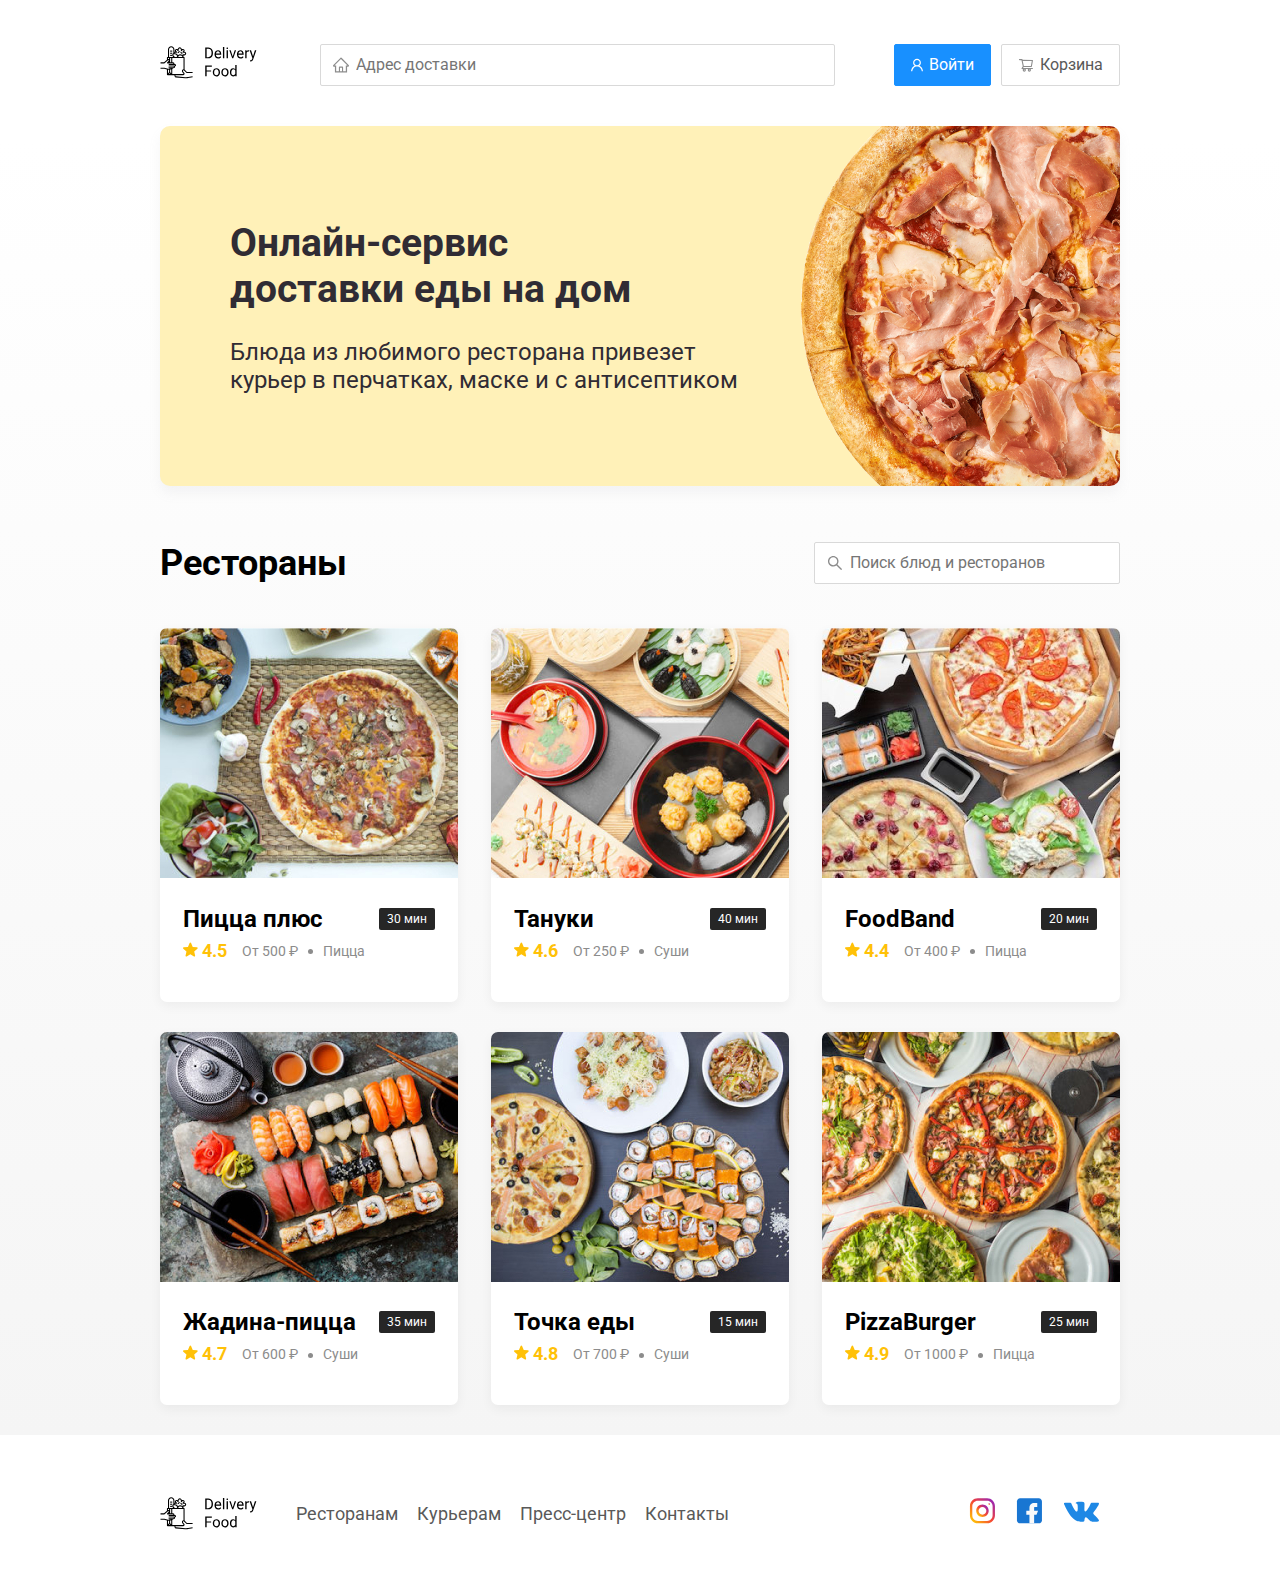
<file: index.html>
<!DOCTYPE html>
<html lang="ru">
<head>
    <meta charset="UTF-8">
    <meta name="viewport" content="width=device-width, initial-scale=1.0">
    <title>Delivery Food</title>
    <link href="https://fonts.googleapis.com/css2?family=Roboto:400,700&display=swap&subset=cyrillic" rel="stylesheet">
    <link rel="stylesheet" href="css\normalize.css" />
    <link rel="stylesheet" href="./css/animate.css" />
    <link rel="stylesheet" href="./css/style.css" />
</head>
<body>
    <div class="container">
        <header class="header">
            <a href="index.html" class="logo">
                <img src="img\logo.svg" alt="Logo" class="logo animated lightSpeedIn">
            </a>
            <input type="text" class="input input-address" placeholder="Адрес доставки" />
            <div class="buttons">
                <button class="button button-primary">
                    <img src="img/user.svg" alt="user" class="button-icon">
                    <span class="button-text">Войти</span>
                </button>
                <button class="button">
                    <img src="img/shopping-cart.svg" alt="shopping-cart" class="button-icon">
                    <span class="button-text">Корзина</span>
                </button>
            </div>
        </header>
    </div>
    <!-- ./container -->
    <main class="main">
        <div class="container">
            <section class="promo">
                <h1 class="promo-title">Онлайн-сервис<br /> доставки еды на дом</h1>
                <p class="promo-text">Блюда из любимого ресторана привезет<br /> курьер в перчатках, маске и с антисептиком</p>
            </section>
            <section class="restaurants">
                <div class="section-heading">
                    <h2 class="section-title">Рестораны</h2>
                    <input type="text" class="input input-search" placeholder="Поиск блюд и ресторанов" />
                </div>
                <div class="cards">
                    <a href="pizzaplus.html" class="card">
                        <img src="./img/first-image.jpg" alt="first-image" class="card-image" />
                        <div class="card-text">
                            <div class="card-heading">
                                <h3 class="card-title">Пицца плюс</h3>
                                <span class="card-tag tag">30 мин</span>
                            </div>
                            <!-- /.card-heading -->
                            <div class="card-info">
                                <div class="rating">
                                    <img src="./img/star.svg" alt="star" class="star"> 4.5
                                </div>
                                <div class="price">От 500 ₽</div>
                                <div class="category">Пицца</div>               
                            </div>
                        </div>
                        <!-- /.card-text -->
                    </a>
                    <!-- /.card -->
                    <a href="tanuki.html" class="card">
                        <img src="./img/second-image.jpg" alt="first-image" class="card-image" />
                        <div class="card-text">
                            <div class="card-heading">
                                <h3 class="card-title">Тануки</h3>
                                <span class="card-tag tag">40 мин</span>
                            </div>
                            <!-- /.card-heading -->
                            <div class="card-info">
                                <div class="rating">
                                    <img src="./img/star.svg" alt="star" class="star"> 4.6
                                </div>
                                <div class="price">От 250 ₽</div>
                                <div class="category">Суши</div>               
                            </div>
                        </div>
                        <!-- /.card-text -->
                    </a>
                    <!-- /.card -->
                    <a href="foodband.html" class="card">
                        <img src="./img/third-image.jpg" alt="first-image" class="card-image" />
                        <div class="card-text">
                            <div class="card-heading">
                                <h3 class="card-title">FoodBand</h3>
                                <span class="card-tag tag">20 мин</span>
                            </div>
                            <!-- /.card-heading -->
                            <div class="card-info">
                                <div class="rating">
                                    <img src="./img/star.svg" alt="star" class="star"> 4.4
                                </div>
                                <div class="price">От 400 ₽</div>
                                <div class="category">Пицца</div>               
                            </div>
                        </div>
                        <!-- /.card-text -->
                    </a>
                    <!-- /.card -->
                    <a href="zhadinapizza.html" class="card">
                        <img src="./img/fourth-image.jpg" alt="first-image" class="card-image" />
                        <div class="card-text">
                            <div class="card-heading">
                                <h3 class="card-title">Жадина-пицца</h3>
                                <span class="card-tag tag">35 мин</span>
                            </div>
                            <!-- /.card-heading -->
                            <div class="card-info">
                                <div class="rating">
                                    <img src="./img/star.svg" alt="star" class="star"> 4.7
                                </div>
                                <div class="price">От 600 ₽</div>
                                <div class="category">Суши</div>               
                            </div>
                        </div>
                        <!-- /.card-text -->
                    </a>
                    <!-- /.card -->
                    <a href="tochkaedi.html" class="card">
                        <img src="./img/fifth-image.jpg" alt="first-image" class="card-image" />
                        <div class="card-text">
                            <div class="card-heading">
                                <h3 class="card-title">Точка еды</h3>
                                <span class="card-tag tag">15 мин</span>
                            </div>
                            <!-- /.card-heading -->
                            <div class="card-info">
                                <div class="rating">
                                    <img src="./img/star.svg" alt="star" class="star"> 4.8
                                </div>
                                <div class="price">От 700 ₽</div>
                                <div class="category">Суши</div>               
                            </div>
                        </div>
                        <!-- /.card-text -->
                    </a>
                    <!-- /.card -->
                    <a href="pizzaburger.html" class="card">
                        <img src="./img/sixth-image.jpg" alt="first-image" class="card-image" />
                        <div class="card-text">
                            <div class="card-heading">
                                <h3 class="card-title">PizzaBurger</h3>
                                <span class="card-tag tag">25 мин</span>
                            </div>
                            <!-- /.card-heading -->
                            <div class="card-info">
                                
                                <div class="rating">
                                    <img src="./img/star.svg" alt="star" class="star"> 4.9
                                </div>
                                <div class="price">От 1000 ₽</div>
                                <div class="category">Пицца</div>               
                            </div>
                        </div>
                        <!-- /.card-text -->
                    </a>
                    <!-- /.card -->
                </div>
                <!-- /.cards -->
            </section>
        </div>
        <!-- /.container -->
    </main>
    <footer class="footer">
        <div class="container">
            <div class="footer-block">
                <img src="./img/logo.svg" alt="logo" class="logo footer-logo">
                <nav class="footer-nav">
                    <a href="#" class="footer-link">Ресторанам</a>
                    <a href="#" class="footer-link">Курьерам</a>
                    <a href="#" class="footer-link">Пресс-центр</a>
                    <a href="#" class="footer-link">Контакты</a>
                </nav>
                <div class="social-links">
                    <a href="" class="social-link"><img src="./img/Group 1.svg" alt="insta"></a>
                    <a href="" class="social-link"><img src="./img/Group 2.svg" alt="fb"></a>
                    <a href="" class="social-link"><img src="./img/Group 3.svg" alt="vk"></a>
                </div>
            </div>
        </div>
    </footer>
    <script src="./js/wow.min.js"></script>
    <script src="./js/main.js"></script>
</body>
</html>
</file>
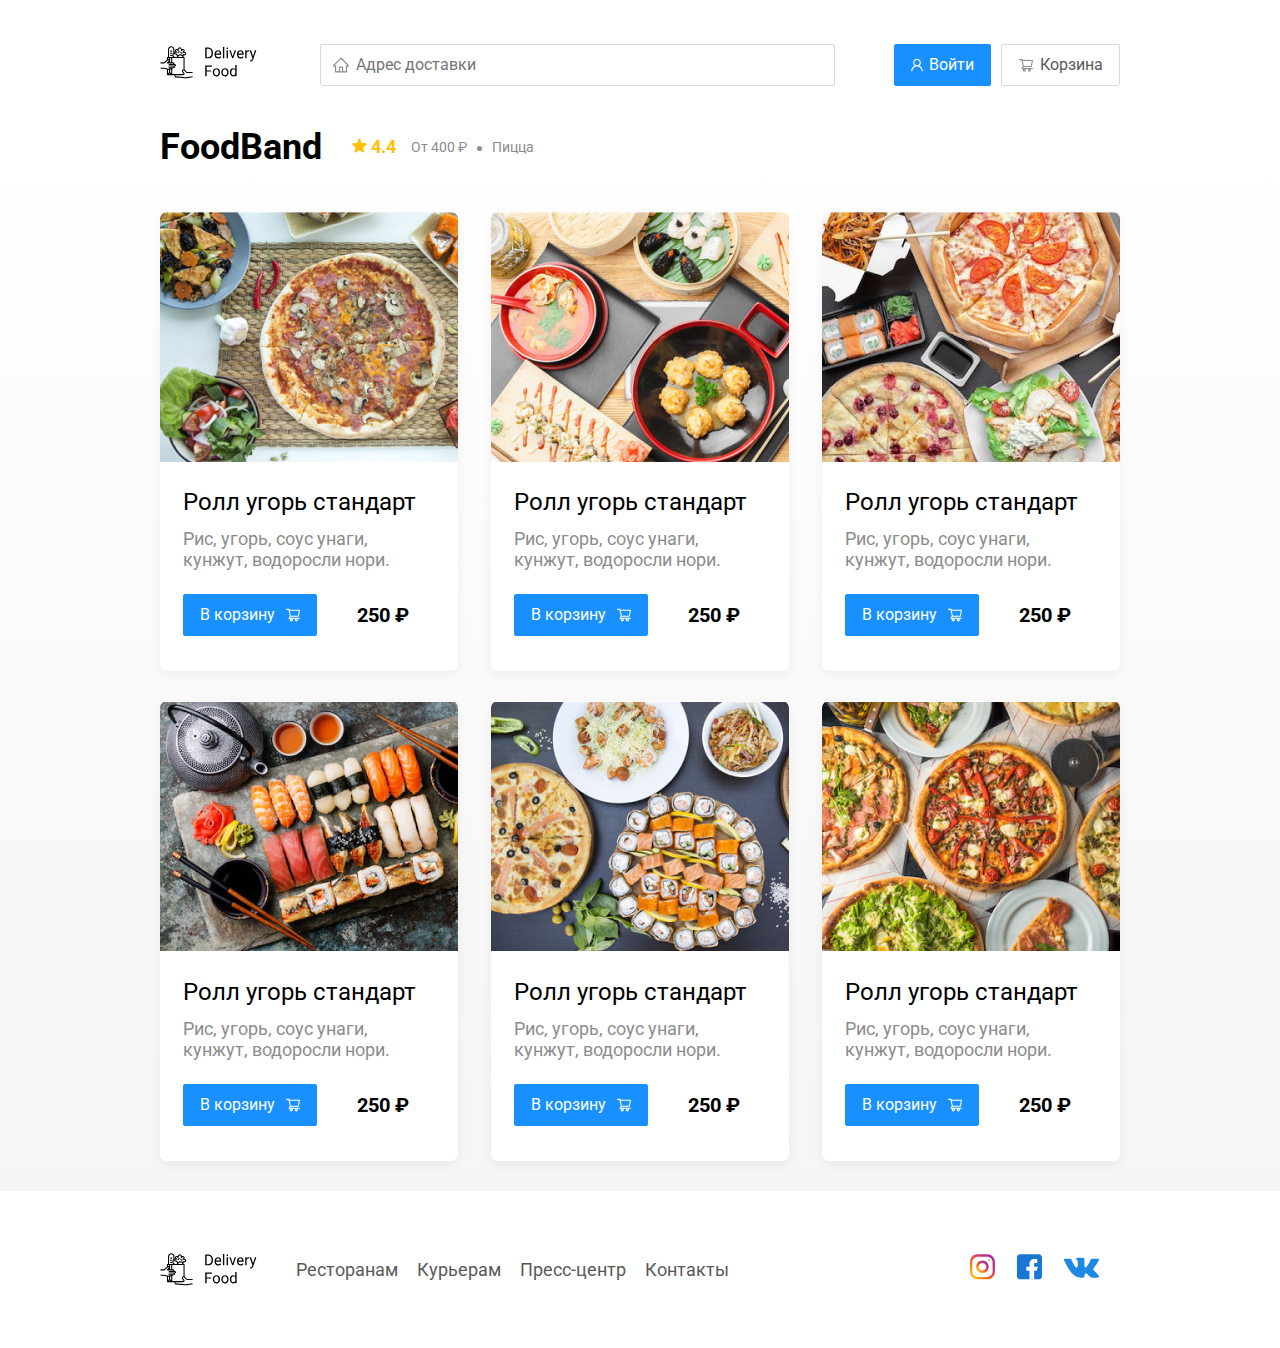
<file: foodband.html>
<!DOCTYPE html>
<html lang="ru">
<head>
    <meta charset="UTF-8">
    <meta name="viewport" content="width=device-width, initial-scale=1.0">
    <title>FoodBand</title>
    <link href="https://fonts.googleapis.com/css2?family=Roboto:400,700&display=swap&subset=cyrillic" rel="stylesheet">
    <link rel="stylesheet" href="css\normalize.css">
    <link rel="stylesheet" href="./css/style.css">
</head>
<body>
    <div class="container">
        <header class="header">
            <a href="index.html" class="logo">
                <img src="img\logo.svg" alt="Logo">
            </a>
            <input type="text" class="input input-address" placeholder="Адрес доставки" />
            <div class="buttons">
                <button class="button button-primary">
                    <img src="img/user.svg" alt="user" class="button-icon">
                    <span class="button-text">Войти</span>
                </button>
                <button class="button">
                    <img src="img/shopping-cart.svg" alt="shopping-cart" class="button-icon">
                    <span class="button-text">Корзина</span>
                </button>
            </div>
        </header>
    </div>
    <!-- ./container -->
    <main class="main">
        <div class="container">
            <section class="restaurants">
                <div class="section-heading">
                    <h2 class="section-title">FoodBand</h2>
                    <div class="card-info">
                        <div class="rating">
                            <img src="./img/star.svg" alt="star" class="star"> 4.4
                        </div>
                        <div class="price">От 400 ₽</div>
                        <div class="category">Пицца</div>               
                    </div>
                </div>
                <div class="cards">
                    <div class="card">
                        <img src="./img/first-image.jpg" alt="first-image" class="card-image" />
                        <div class="card-text">
                            <div class="card-heading">
                                <h3 class="card-title card-title-reg">Ролл угорь стандарт</h3>
                            </div>
                            <!-- /.card-heading -->
                            <div class="card-info">
                                <div class="ingredients">Рис, угорь, соус унаги, кунжут, водоросли нори.</div>               
                            </div>
                            <!-- /.card-info -->
                            <div class="card-buttons">
                                <button class="button button-primary">
                                    <span class="button-card-text">В корзину</span>
                                    <img src="./img/shopping-cart-white.svg" alt="shopping-cart" class="button-card-image">
                                </button>
                                <strong class="card-price-bold">250 ₽</strong>
                            </div>
                        </div>
                        <!-- /.card-text -->
                    </div>
                    <!-- /.card -->
                    <div class="card">
                        <img src="./img/second-image.jpg" alt="first-image" class="card-image" />
                        <div class="card-text">
                            <div class="card-heading">
                                <h3 class="card-title card-title-reg">Ролл угорь стандарт</h3>
                            </div>
                            <!-- /.card-heading -->
                            <div class="card-info">
                                <div class="ingredients">Рис, угорь, соус унаги, кунжут, водоросли нори.</div>               
                            </div>
                            <!-- /.card-info -->
                            <div class="card-buttons">
                                <button class="button button-primary">
                                    <span class="button-card-text">В корзину</span>
                                    <img src="./img/shopping-cart-white.svg" alt="shopping-cart" class="button-card-image">
                                </button>
                                <strong class="card-price-bold">250 ₽</strong>
                            </div>
                        </div>
                        <!-- /.card-text -->
                    </div>
                    <!-- /.card -->
                    <div class="card">
                        <img src="./img/third-image.jpg" alt="first-image" class="card-image" />
                        <div class="card-text">
                            <div class="card-heading">
                                <h3 class="card-title card-title-reg">Ролл угорь стандарт</h3>
                            </div>
                            <!-- /.card-heading -->
                            <div class="card-info">
                                <div class="ingredients">Рис, угорь, соус унаги, кунжут, водоросли нори.</div>               
                            </div>
                            <!-- /.card-info -->
                            <div class="card-buttons">
                                <button class="button button-primary">
                                    <span class="button-card-text">В корзину</span>
                                    <img src="./img/shopping-cart-white.svg" alt="shopping-cart" class="button-card-image">
                                </button>
                                <strong class="card-price-bold">250 ₽</strong>
                            </div>
                        </div>
                        <!-- /.card-text -->
                    </div>
                    <!-- /.card -->
                    <div class="card">
                        <img src="./img/fourth-image.jpg" alt="first-image" class="card-image" />
                        <div class="card-text">
                            <div class="card-heading">
                                <h3 class="card-title card-title-reg">Ролл угорь стандарт</h3>
                            </div>
                            <!-- /.card-heading -->
                            <div class="card-info">
                                <div class="ingredients">Рис, угорь, соус унаги, кунжут, водоросли нори.</div>               
                            </div>
                            <!-- /.card-info -->
                            <div class="card-buttons">
                                <button class="button button-primary">
                                    <span class="button-card-text">В корзину</span>
                                    <img src="./img/shopping-cart-white.svg" alt="shopping-cart" class="button-card-image">
                                </button>
                                <strong class="card-price-bold">250 ₽</strong>
                            </div>
                        </div>
                        <!-- /.card-text -->
                    </div>
                    <!-- /.card -->
                    <div class="card">
                        <img src="./img/fifth-image.jpg" alt="first-image" class="card-image" />
                        <div class="card-text">
                            <div class="card-heading">
                                <h3 class="card-title card-title-reg">Ролл угорь стандарт</h3>
                            </div>
                            <!-- /.card-heading -->
                            <div class="card-info">
                                <div class="ingredients">Рис, угорь, соус унаги, кунжут, водоросли нори.</div>               
                            </div>
                            <!-- /.card-info -->
                            <div class="card-buttons">
                                <button class="button button-primary">
                                    <span class="button-card-text">В корзину</span>
                                    <img src="./img/shopping-cart-white.svg" alt="shopping-cart" class="button-card-image">
                                </button>
                                <strong class="card-price-bold">250 ₽</strong>
                            </div>
                        </div>
                        <!-- /.card-text -->
                    </div>
                    <!-- /.card -->
                    <div class="card">
                        <img src="./img/sixth-image.jpg" alt="first-image" class="card-image" />
                        <div class="card-text">
                            <div class="card-heading">
                                <h3 class="card-title card-title-reg">Ролл угорь стандарт</h3>
                            </div>
                            <!-- /.card-heading -->
                            <div class="card-info">
                                <div class="ingredients">Рис, угорь, соус унаги, кунжут, водоросли нори.</div>               
                            </div>
                            <!-- /.card-info -->
                            <div class="card-buttons">
                                <button class="button button-primary">
                                    <span class="button-card-text">В корзину</span>
                                    <img src="./img/shopping-cart-white.svg" alt="shopping-cart" class="button-card-image">
                                </button>
                                <strong class="card-price-bold">250 ₽</strong>
                            </div>
                        </div>
                        <!-- /.card-text -->
                    </div>
                    <!-- /.card -->
                </div>
                <!-- /.cards -->
            </section>
        </div>
        <!-- /.container -->
    </main>
    <footer class="footer">
        <div class="container">
            <div class="footer-block">
                <img src="./img/logo.svg" alt="logo" class="logo footer-logo">
                <nav class="footer-nav">
                    <a href="#" class="footer-link">Ресторанам</a>
                    <a href="#" class="footer-link">Курьерам</a>
                    <a href="#" class="footer-link">Пресс-центр</a>
                    <a href="#" class="footer-link">Контакты</a>
                </nav>
                <div class="social-links">
                    <a href="" class="social-link"><img src="./img/Group 1.svg" alt="insta"></a>
                    <a href="" class="social-link"><img src="./img/Group 2.svg" alt="fb"></a>
                    <a href="" class="social-link"><img src="./img/Group 3.svg" alt="vk"></a>
                </div>
            </div>
        </div>
    </footer>
</body>
</html>
</file>
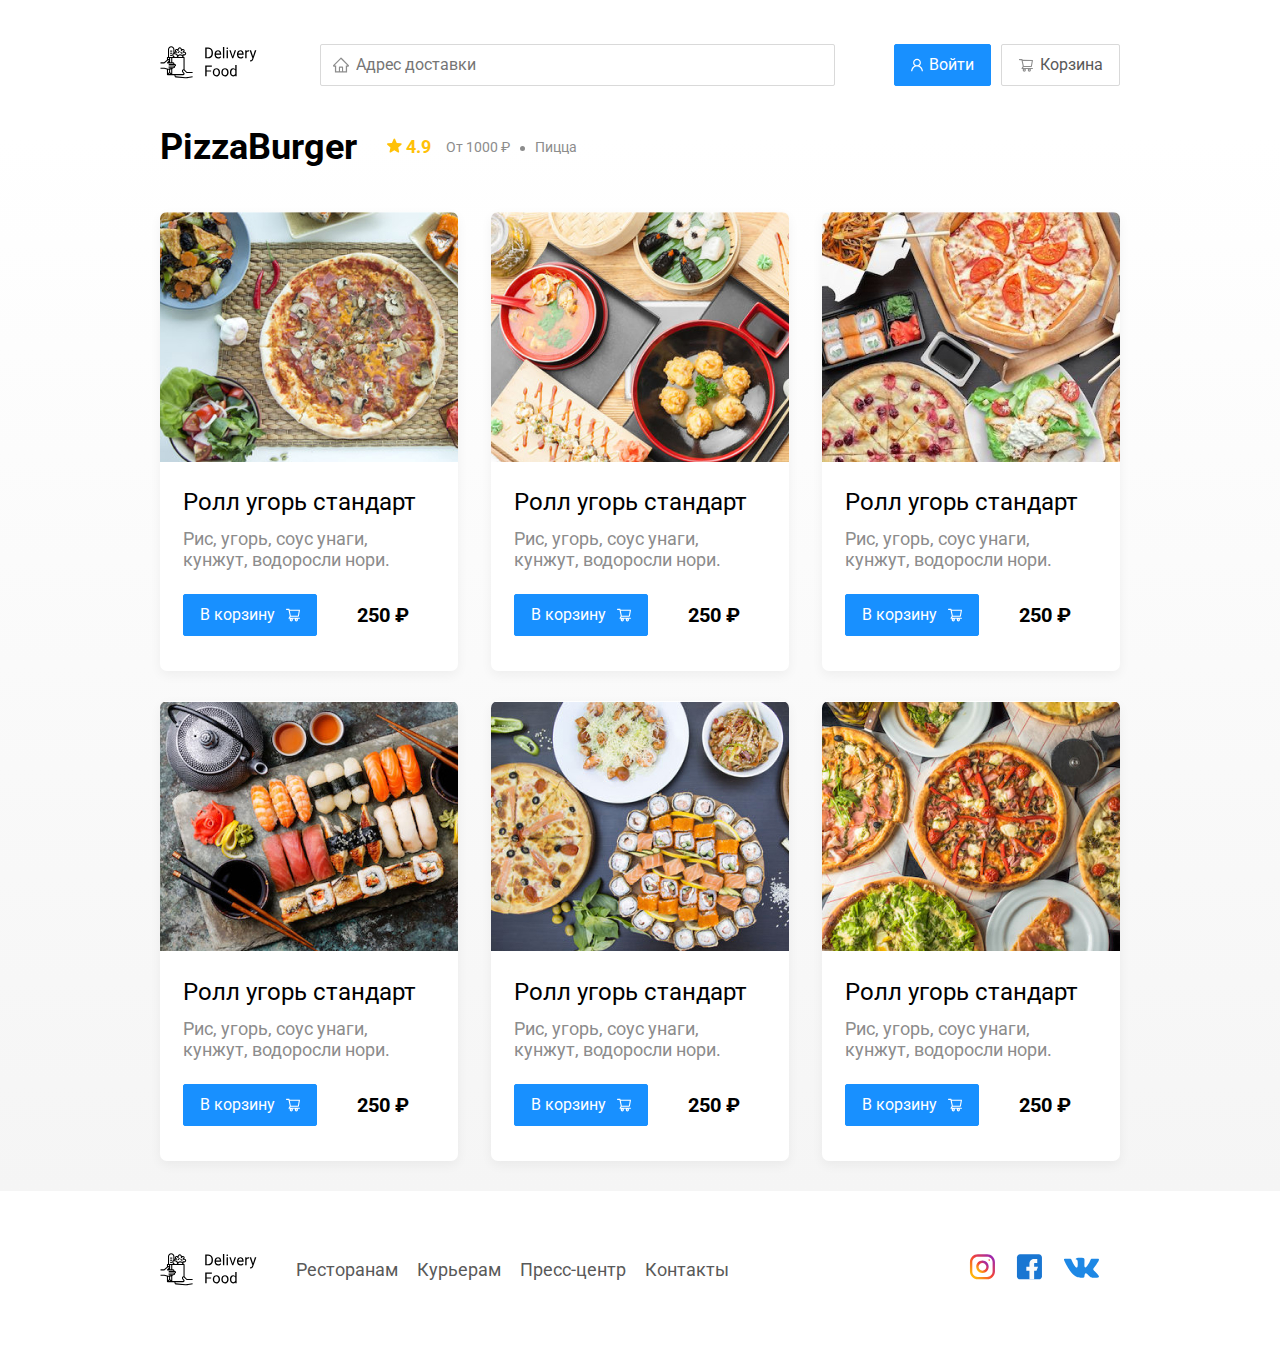
<file: pizzaburger.html>
<!DOCTYPE html>
<html lang="ru">
<head>
    <meta charset="UTF-8">
    <meta name="viewport" content="width=device-width, initial-scale=1.0">
    <title>PizzaBurger</title>
    <link href="https://fonts.googleapis.com/css2?family=Roboto:400,700&display=swap&subset=cyrillic" rel="stylesheet">
    <link rel="stylesheet" href="css\normalize.css">
    <link rel="stylesheet" href="./css/style.css">
</head>
<body>
    <div class="container">
        <header class="header">
            <a href="index.html" class="logo">
                <img src="img\logo.svg" alt="Logo">
            </a>
            <input type="text" class="input input-address" placeholder="Адрес доставки" />
            <div class="buttons">
                <button class="button button-primary">
                    <img src="img/user.svg" alt="user" class="button-icon">
                    <span class="button-text">Войти</span>
                </button>
                <button class="button">
                    <img src="img/shopping-cart.svg" alt="shopping-cart" class="button-icon">
                    <span class="button-text">Корзина</span>
                </button>
            </div>
        </header>
    </div>
    <!-- ./container -->
    <main class="main">
        <div class="container">
            <section class="restaurants">
                <div class="section-heading">
                    <h2 class="section-title">PizzaBurger</h2>
                    <div class="card-info">
                        <div class="rating">
                            <img src="./img/star.svg" alt="star" class="star"> 4.9
                        </div>
                        <div class="price">От 1000 ₽</div>
                        <div class="category">Пицца</div>               
                    </div>
                </div>
                <div class="cards">
                    <div class="card">
                        <img src="./img/first-image.jpg" alt="first-image" class="card-image" />
                        <div class="card-text">
                            <div class="card-heading">
                                <h3 class="card-title card-title-reg">Ролл угорь стандарт</h3>
                            </div>
                            <!-- /.card-heading -->
                            <div class="card-info">
                                <div class="ingredients">Рис, угорь, соус унаги, кунжут, водоросли нори.</div>               
                            </div>
                            <!-- /.card-info -->
                            <div class="card-buttons">
                                <button class="button button-primary">
                                    <span class="button-card-text">В корзину</span>
                                    <img src="./img/shopping-cart-white.svg" alt="shopping-cart" class="button-card-image">
                                </button>
                                <strong class="card-price-bold">250 ₽</strong>
                            </div>
                        </div>
                        <!-- /.card-text -->
                    </div>
                    <!-- /.card -->
                    <div class="card">
                        <img src="./img/second-image.jpg" alt="first-image" class="card-image" />
                        <div class="card-text">
                            <div class="card-heading">
                                <h3 class="card-title card-title-reg">Ролл угорь стандарт</h3>
                            </div>
                            <!-- /.card-heading -->
                            <div class="card-info">
                                <div class="ingredients">Рис, угорь, соус унаги, кунжут, водоросли нори.</div>               
                            </div>
                            <!-- /.card-info -->
                            <div class="card-buttons">
                                <button class="button button-primary">
                                    <span class="button-card-text">В корзину</span>
                                    <img src="./img/shopping-cart-white.svg" alt="shopping-cart" class="button-card-image">
                                </button>
                                <strong class="card-price-bold">250 ₽</strong>
                            </div>
                        </div>
                        <!-- /.card-text -->
                    </div>
                    <!-- /.card -->
                    <div class="card">
                        <img src="./img/third-image.jpg" alt="first-image" class="card-image" />
                        <div class="card-text">
                            <div class="card-heading">
                                <h3 class="card-title card-title-reg">Ролл угорь стандарт</h3>
                            </div>
                            <!-- /.card-heading -->
                            <div class="card-info">
                                <div class="ingredients">Рис, угорь, соус унаги, кунжут, водоросли нори.</div>               
                            </div>
                            <!-- /.card-info -->
                            <div class="card-buttons">
                                <button class="button button-primary">
                                    <span class="button-card-text">В корзину</span>
                                    <img src="./img/shopping-cart-white.svg" alt="shopping-cart" class="button-card-image">
                                </button>
                                <strong class="card-price-bold">250 ₽</strong>
                            </div>
                        </div>
                        <!-- /.card-text -->
                    </div>
                    <!-- /.card -->
                    <div class="card">
                        <img src="./img/fourth-image.jpg" alt="first-image" class="card-image" />
                        <div class="card-text">
                            <div class="card-heading">
                                <h3 class="card-title card-title-reg">Ролл угорь стандарт</h3>
                            </div>
                            <!-- /.card-heading -->
                            <div class="card-info">
                                <div class="ingredients">Рис, угорь, соус унаги, кунжут, водоросли нори.</div>               
                            </div>
                            <!-- /.card-info -->
                            <div class="card-buttons">
                                <button class="button button-primary">
                                    <span class="button-card-text">В корзину</span>
                                    <img src="./img/shopping-cart-white.svg" alt="shopping-cart" class="button-card-image">
                                </button>
                                <strong class="card-price-bold">250 ₽</strong>
                            </div>
                        </div>
                        <!-- /.card-text -->
                    </div>
                    <!-- /.card -->
                    <div class="card">
                        <img src="./img/fifth-image.jpg" alt="first-image" class="card-image" />
                        <div class="card-text">
                            <div class="card-heading">
                                <h3 class="card-title card-title-reg">Ролл угорь стандарт</h3>
                            </div>
                            <!-- /.card-heading -->
                            <div class="card-info">
                                <div class="ingredients">Рис, угорь, соус унаги, кунжут, водоросли нори.</div>               
                            </div>
                            <!-- /.card-info -->
                            <div class="card-buttons">
                                <button class="button button-primary">
                                    <span class="button-card-text">В корзину</span>
                                    <img src="./img/shopping-cart-white.svg" alt="shopping-cart" class="button-card-image">
                                </button>
                                <strong class="card-price-bold">250 ₽</strong>
                            </div>
                        </div>
                        <!-- /.card-text -->
                    </div>
                    <!-- /.card -->
                    <div class="card">
                        <img src="./img/sixth-image.jpg" alt="first-image" class="card-image" />
                        <div class="card-text">
                            <div class="card-heading">
                                <h3 class="card-title card-title-reg">Ролл угорь стандарт</h3>
                            </div>
                            <!-- /.card-heading -->
                            <div class="card-info">
                                <div class="ingredients">Рис, угорь, соус унаги, кунжут, водоросли нори.</div>               
                            </div>
                            <!-- /.card-info -->
                            <div class="card-buttons">
                                <button class="button button-primary">
                                    <span class="button-card-text">В корзину</span>
                                    <img src="./img/shopping-cart-white.svg" alt="shopping-cart" class="button-card-image">
                                </button>
                                <strong class="card-price-bold">250 ₽</strong>
                            </div>
                        </div>
                        <!-- /.card-text -->
                    </div>
                    <!-- /.card -->
                </div>
                <!-- /.cards -->
            </section>
        </div>
        <!-- /.container -->
    </main>
    <footer class="footer">
        <div class="container">
            <div class="footer-block">
                <img src="./img/logo.svg" alt="logo" class="logo footer-logo">
                <nav class="footer-nav">
                    <a href="#" class="footer-link">Ресторанам</a>
                    <a href="#" class="footer-link">Курьерам</a>
                    <a href="#" class="footer-link">Пресс-центр</a>
                    <a href="#" class="footer-link">Контакты</a>
                </nav>
                <div class="social-links">
                    <a href="" class="social-link"><img src="./img/Group 1.svg" alt="insta"></a>
                    <a href="" class="social-link"><img src="./img/Group 2.svg" alt="fb"></a>
                    <a href="" class="social-link"><img src="./img/Group 3.svg" alt="vk"></a>
                </div>
            </div>
        </div>
    </footer>
</body>
</html>
</file>
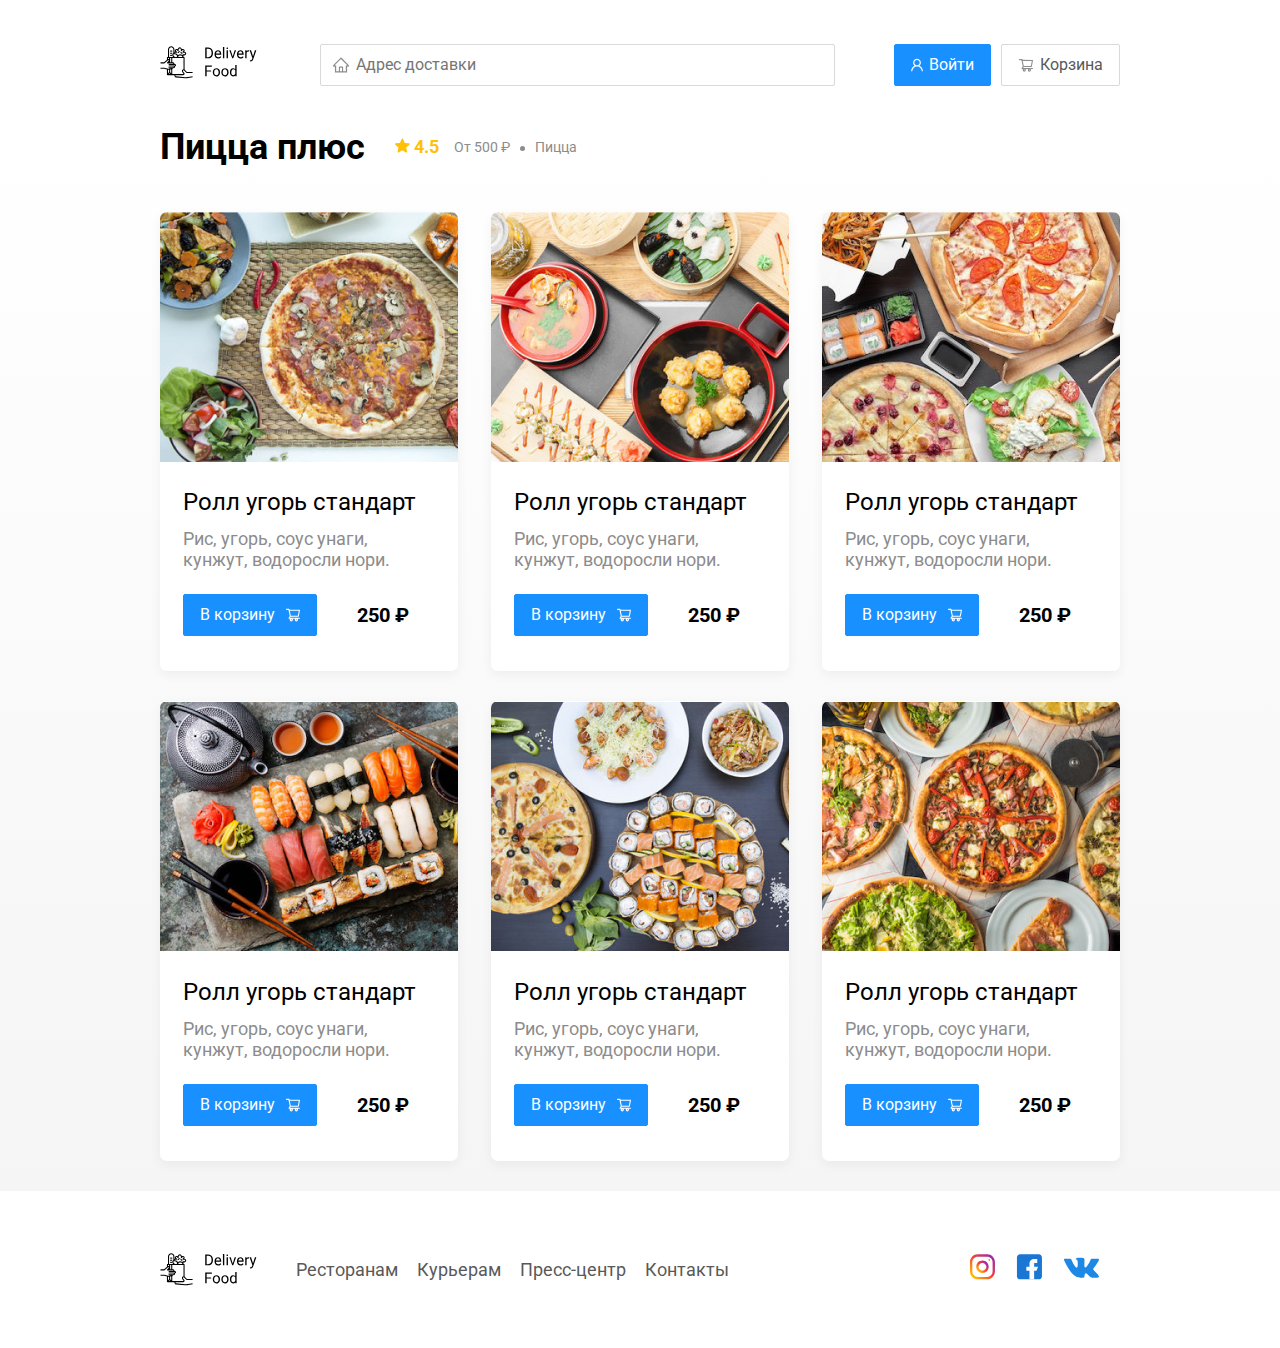
<file: pizzaplus.html>
<!DOCTYPE html>
<html lang="ru">
<head>
    <meta charset="UTF-8">
    <meta name="viewport" content="width=device-width, initial-scale=1.0">
    <title>Пицца плюс</title>
    <link href="https://fonts.googleapis.com/css2?family=Roboto:400,700&display=swap&subset=cyrillic" rel="stylesheet">
    <link rel="stylesheet" href="css\normalize.css">
    <link rel="stylesheet" href="./css/style.css">
</head>
<body>
    <div class="container">
        <header class="header">
            <a href="index.html" class="logo">
                <img src="img\logo.svg" alt="Logo">
            </a>
            <input type="text" class="input input-address" placeholder="Адрес доставки" />
            <div class="buttons">
                <button class="button button-primary">
                    <img src="img/user.svg" alt="user" class="button-icon">
                    <span class="button-text">Войти</span>
                </button>
                <button class="button">
                    <img src="img/shopping-cart.svg" alt="shopping-cart" class="button-icon">
                    <span class="button-text">Корзина</span>
                </button>
            </div>
        </header>
    </div>
    <!-- ./container -->
    <main class="main">
        <div class="container">
            <section class="restaurants">
                <div class="section-heading">
                    <h2 class="section-title">Пицца плюс</h2>
                    <div class="card-info">
                        <div class="rating">
                            <img src="./img/star.svg" alt="star" class="star"> 4.5
                        </div>
                        <div class="price">От 500 ₽</div>
                        <div class="category">Пицца</div>               
                    </div>
                </div>
                <div class="cards">
                    <div class="card">
                        <img src="./img/first-image.jpg" alt="first-image" class="card-image" />
                        <div class="card-text">
                            <div class="card-heading">
                                <h3 class="card-title card-title-reg">Ролл угорь стандарт</h3>
                            </div>
                            <!-- /.card-heading -->
                            <div class="card-info">
                                <div class="ingredients">Рис, угорь, соус унаги, кунжут, водоросли нори.</div>               
                            </div>
                            <!-- /.card-info -->
                            <div class="card-buttons">
                                <button class="button button-primary">
                                    <span class="button-card-text">В корзину</span>
                                    <img src="./img/shopping-cart-white.svg" alt="shopping-cart" class="button-card-image">
                                </button>
                                <strong class="card-price-bold">250 ₽</strong>
                            </div>
                        </div>
                        <!-- /.card-text -->
                    </div>
                    <!-- /.card -->
                    <div class="card">
                        <img src="./img/second-image.jpg" alt="first-image" class="card-image" />
                        <div class="card-text">
                            <div class="card-heading">
                                <h3 class="card-title card-title-reg">Ролл угорь стандарт</h3>
                            </div>
                            <!-- /.card-heading -->
                            <div class="card-info">
                                <div class="ingredients">Рис, угорь, соус унаги, кунжут, водоросли нори.</div>               
                            </div>
                            <!-- /.card-info -->
                            <div class="card-buttons">
                                <button class="button button-primary">
                                    <span class="button-card-text">В корзину</span>
                                    <img src="./img/shopping-cart-white.svg" alt="shopping-cart" class="button-card-image">
                                </button>
                                <strong class="card-price-bold">250 ₽</strong>
                            </div>
                        </div>
                        <!-- /.card-text -->
                    </div>
                    <!-- /.card -->
                    <div class="card">
                        <img src="./img/third-image.jpg" alt="first-image" class="card-image" />
                        <div class="card-text">
                            <div class="card-heading">
                                <h3 class="card-title card-title-reg">Ролл угорь стандарт</h3>
                            </div>
                            <!-- /.card-heading -->
                            <div class="card-info">
                                <div class="ingredients">Рис, угорь, соус унаги, кунжут, водоросли нори.</div>               
                            </div>
                            <!-- /.card-info -->
                            <div class="card-buttons">
                                <button class="button button-primary">
                                    <span class="button-card-text">В корзину</span>
                                    <img src="./img/shopping-cart-white.svg" alt="shopping-cart" class="button-card-image">
                                </button>
                                <strong class="card-price-bold">250 ₽</strong>
                            </div>
                        </div>
                        <!-- /.card-text -->
                    </div>
                    <!-- /.card -->
                    <div class="card">
                        <img src="./img/fourth-image.jpg" alt="first-image" class="card-image" />
                        <div class="card-text">
                            <div class="card-heading">
                                <h3 class="card-title card-title-reg">Ролл угорь стандарт</h3>
                            </div>
                            <!-- /.card-heading -->
                            <div class="card-info">
                                <div class="ingredients">Рис, угорь, соус унаги, кунжут, водоросли нори.</div>               
                            </div>
                            <!-- /.card-info -->
                            <div class="card-buttons">
                                <button class="button button-primary">
                                    <span class="button-card-text">В корзину</span>
                                    <img src="./img/shopping-cart-white.svg" alt="shopping-cart" class="button-card-image">
                                </button>
                                <strong class="card-price-bold">250 ₽</strong>
                            </div>
                        </div>
                        <!-- /.card-text -->
                    </div>
                    <!-- /.card -->
                    <div class="card">
                        <img src="./img/fifth-image.jpg" alt="first-image" class="card-image" />
                        <div class="card-text">
                            <div class="card-heading">
                                <h3 class="card-title card-title-reg">Ролл угорь стандарт</h3>
                            </div>
                            <!-- /.card-heading -->
                            <div class="card-info">
                                <div class="ingredients">Рис, угорь, соус унаги, кунжут, водоросли нори.</div>               
                            </div>
                            <!-- /.card-info -->
                            <div class="card-buttons">
                                <button class="button button-primary">
                                    <span class="button-card-text">В корзину</span>
                                    <img src="./img/shopping-cart-white.svg" alt="shopping-cart" class="button-card-image">
                                </button>
                                <strong class="card-price-bold">250 ₽</strong>
                            </div>
                        </div>
                        <!-- /.card-text -->
                    </div>
                    <!-- /.card -->
                    <div class="card">
                        <img src="./img/sixth-image.jpg" alt="first-image" class="card-image" />
                        <div class="card-text">
                            <div class="card-heading">
                                <h3 class="card-title card-title-reg">Ролл угорь стандарт</h3>
                            </div>
                            <!-- /.card-heading -->
                            <div class="card-info">
                                <div class="ingredients">Рис, угорь, соус унаги, кунжут, водоросли нори.</div>               
                            </div>
                            <!-- /.card-info -->
                            <div class="card-buttons">
                                <button class="button button-primary">
                                    <span class="button-card-text">В корзину</span>
                                    <img src="./img/shopping-cart-white.svg" alt="shopping-cart" class="button-card-image">
                                </button>
                                <strong class="card-price-bold">250 ₽</strong>
                            </div>
                        </div>
                        <!-- /.card-text -->
                    </div>
                    <!-- /.card -->
                </div>
                <!-- /.cards -->
            </section>
        </div>
        <!-- /.container -->
    </main>
    <footer class="footer">
        <div class="container">
            <div class="footer-block">
                <img src="./img/logo.svg" alt="logo" class="logo footer-logo">
                <nav class="footer-nav">
                    <a href="#" class="footer-link">Ресторанам</a>
                    <a href="#" class="footer-link">Курьерам</a>
                    <a href="#" class="footer-link">Пресс-центр</a>
                    <a href="#" class="footer-link">Контакты</a>
                </nav>
                <div class="social-links">
                    <a href="" class="social-link"><img src="./img/Group 1.svg" alt="insta"></a>
                    <a href="" class="social-link"><img src="./img/Group 2.svg" alt="fb"></a>
                    <a href="" class="social-link"><img src="./img/Group 3.svg" alt="vk"></a>
                </div>
            </div>
        </div>
    </footer>
</body>
</html>
</file>
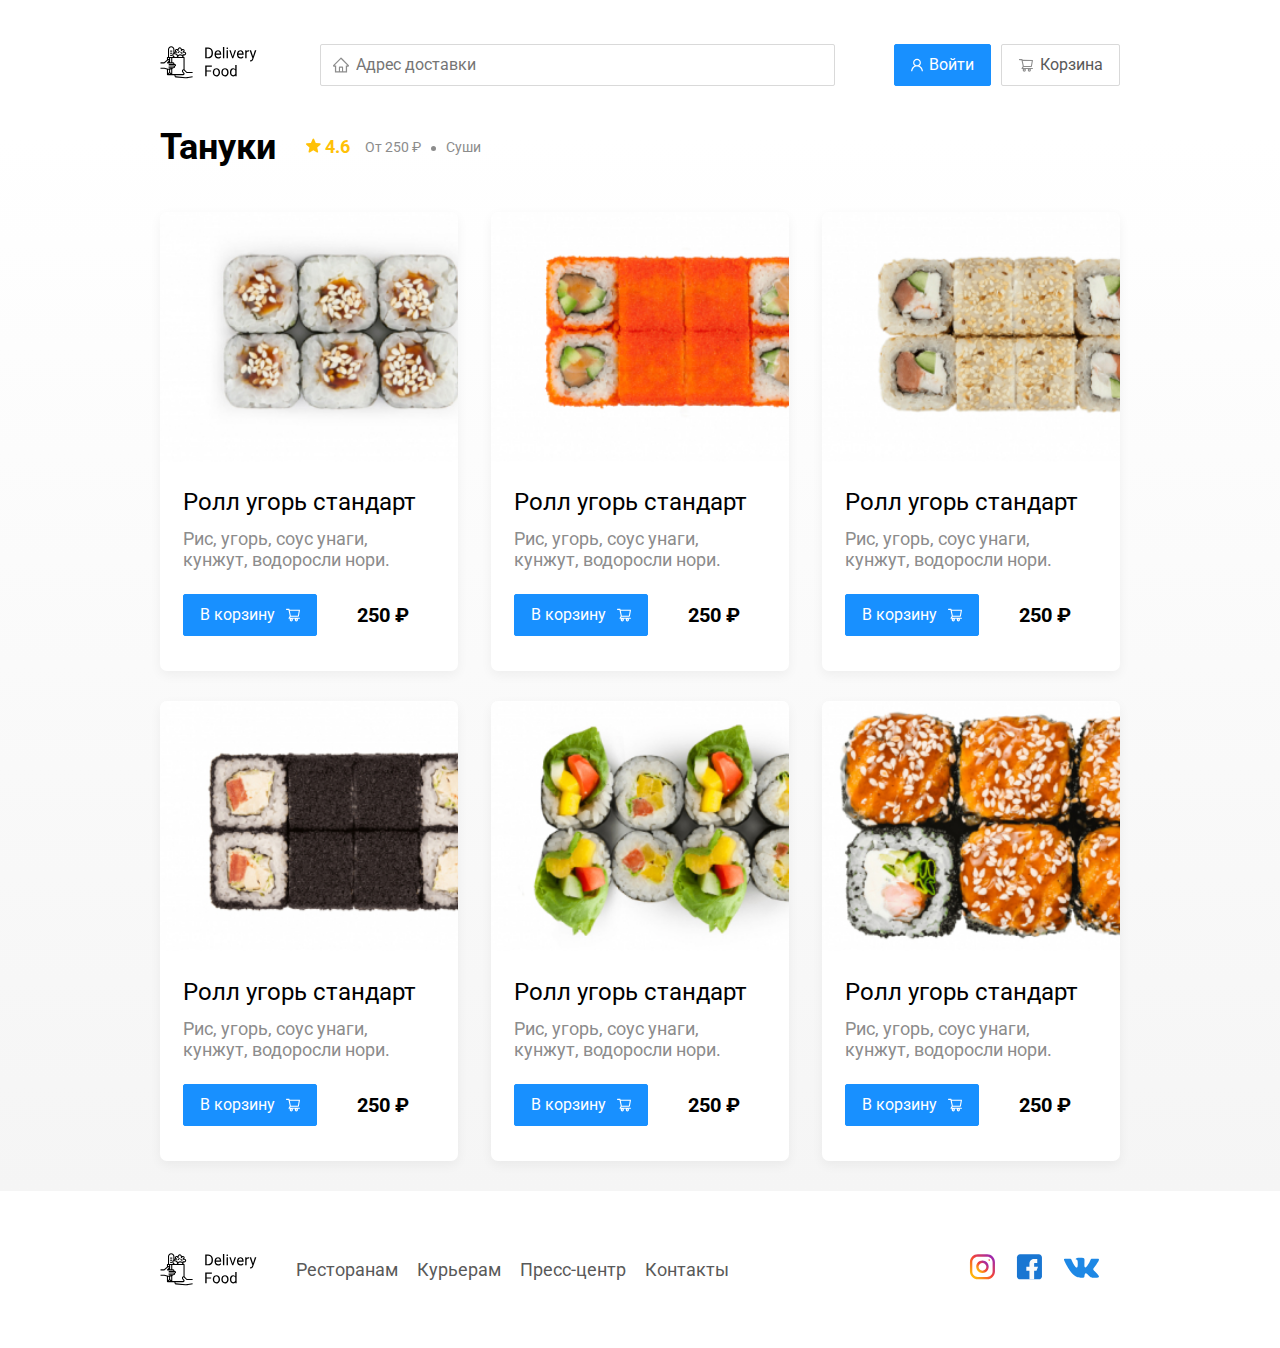
<file: tanuki.html>
<!DOCTYPE html>
<html lang="ru">
<head>
    <meta charset="UTF-8">
    <meta name="viewport" content="width=device-width, initial-scale=1.0">
    <title>Тануки</title>
    <link href="https://fonts.googleapis.com/css2?family=Roboto:400,700&display=swap&subset=cyrillic" rel="stylesheet">
    <link rel="stylesheet" href="css\normalize.css" />
    <link rel="stylesheet" href="./css/animate.css" />
    <link rel="stylesheet" href="./css/style.css" />
</head>
<body>
    <div class="container">
        <header class="header">
            <a href="index.html" class="logo">
                <img src="img\logo.svg" alt="Logo">
            </a>
            <input type="text" class="input input-address" placeholder="Адрес доставки" />
            <div class="buttons">
                <button class="button button-primary">
                    <img src="img/user.svg" alt="user" class="button-icon">
                    <span class="button-text">Войти</span>
                </button>
                <button class="button" id="cart-button">
                    <img src="img/shopping-cart.svg" alt="shopping-cart" class="button-icon">
                    <span class="button-text">Корзина</span>
                </button>
            </div>
        </header>
    </div>
    <!-- ./container -->
    <main class="main">
        <div class="container">
            <section class="restaurants">
                <div class="section-heading">
                    <h2 class="section-title">Тануки</h2>
                    <div class="card-info">
                        <div class="rating">
                            <img src="./img/star.svg" alt="star" class="star"> 4.6
                        </div>
                        <div class="price">От 250 ₽</div>
                        <div class="category">Суши</div>               
                    </div>
                </div>
                <div class="cards">
                    <div class="card wow fadeInUp" data-wow-delay="0.1s">
                        <img src="./img/1.jpg" alt="first-image" class="card-image" />
                        <div class="card-text">
                            <div class="card-heading">
                                <h3 class="card-title card-title-reg">Ролл угорь стандарт</h3>
                            </div>
                            <!-- /.card-heading -->
                            <div class="card-info">
                                <div class="ingredients">Рис, угорь, соус унаги, кунжут, водоросли нори.</div>               
                            </div>
                            <!-- /.card-info -->
                            <div class="card-buttons">
                                <button class="button button-primary">
                                    <span class="button-card-text">В корзину</span>
                                    <img src="./img/shopping-cart-white.svg" alt="shopping-cart" class="button-card-image">
                                </button>
                                <strong class="card-price-bold">250 ₽</strong>
                            </div>
                        </div>
                        <!-- /.card-text -->
                    </div>
                    <!-- /.card -->
                    <div class="card wow fadeInUp" data-wow-delay="0.2s">
                        <img src="./img/2.jpg" alt="first-image" class="card-image" />
                        <div class="card-text">
                            <div class="card-heading">
                                <h3 class="card-title card-title-reg">Ролл угорь стандарт</h3>
                            </div>
                            <!-- /.card-heading -->
                            <div class="card-info">
                                <div class="ingredients">Рис, угорь, соус унаги, кунжут, водоросли нори.</div>               
                            </div>
                            <!-- /.card-info -->
                            <div class="card-buttons">
                                <button class="button button-primary">
                                    <span class="button-card-text">В корзину</span>
                                    <img src="./img/shopping-cart-white.svg" alt="shopping-cart" class="button-card-image">
                                </button>
                                <strong class="card-price-bold">250 ₽</strong>
                            </div>
                        </div>
                        <!-- /.card-text -->
                    </div>
                    <!-- /.card -->
                    <div class="card wow fadeInUp" data-wow-delay="0.3s">
                        <img src="./img/3.jpg" alt="first-image" class="card-image" />
                        <div class="card-text">
                            <div class="card-heading">
                                <h3 class="card-title card-title-reg">Ролл угорь стандарт</h3>
                            </div>
                            <!-- /.card-heading -->
                            <div class="card-info">
                                <div class="ingredients">Рис, угорь, соус унаги, кунжут, водоросли нори.</div>               
                            </div>
                            <!-- /.card-info -->
                            <div class="card-buttons">
                                <button class="button button-primary">
                                    <span class="button-card-text">В корзину</span>
                                    <img src="./img/shopping-cart-white.svg" alt="shopping-cart" class="button-card-image">
                                </button>
                                <strong class="card-price-bold">250 ₽</strong>
                            </div>
                        </div>
                        <!-- /.card-text -->
                    </div>
                    <!-- /.card -->
                    <div class="card wow fadeInUp" data-wow-delay="0.1s">
                        <img src="./img/4.jpg" alt="first-image" class="card-image" />
                        <div class="card-text">
                            <div class="card-heading">
                                <h3 class="card-title card-title-reg">Ролл угорь стандарт</h3>
                            </div>
                            <!-- /.card-heading -->
                            <div class="card-info">
                                <div class="ingredients">Рис, угорь, соус унаги, кунжут, водоросли нори.</div>               
                            </div>
                            <!-- /.card-info -->
                            <div class="card-buttons">
                                <button class="button button-primary">
                                    <span class="button-card-text">В корзину</span>
                                    <img src="./img/shopping-cart-white.svg" alt="shopping-cart" class="button-card-image">
                                </button>
                                <strong class="card-price-bold">250 ₽</strong>
                            </div>
                        </div>
                        <!-- /.card-text -->
                    </div>
                    <!-- /.card -->
                    <div class="card wow fadeInUp" data-wow-delay="0.2s">
                        <img src="./img/5.jpg" alt="first-image" class="card-image" />
                        <div class="card-text">
                            <div class="card-heading">
                                <h3 class="card-title card-title-reg">Ролл угорь стандарт</h3>
                            </div>
                            <!-- /.card-heading -->
                            <div class="card-info">
                                <div class="ingredients">Рис, угорь, соус унаги, кунжут, водоросли нори.</div>               
                            </div>
                            <!-- /.card-info -->
                            <div class="card-buttons">
                                <button class="button button-primary">
                                    <span class="button-card-text">В корзину</span>
                                    <img src="./img/shopping-cart-white.svg" alt="shopping-cart" class="button-card-image">
                                </button>
                                <strong class="card-price-bold">250 ₽</strong>
                            </div>
                        </div>
                        <!-- /.card-text -->
                    </div>
                    <!-- /.card -->
                    <div class="card wow fadeInUp" data-wow-delay="0.3s">
                        <img src="./img/6.jpg" alt="first-image" class="card-image" />
                        <div class="card-text">
                            <div class="card-heading">
                                <h3 class="card-title card-title-reg">Ролл угорь стандарт</h3>
                            </div>
                            <!-- /.card-heading -->
                            <div class="card-info">
                                <div class="ingredients">Рис, угорь, соус унаги, кунжут, водоросли нори.</div>               
                            </div>
                            <!-- /.card-info -->
                            <div class="card-buttons">
                                <button class="button button-primary">
                                    <span class="button-card-text">В корзину</span>
                                    <img src="./img/shopping-cart-white.svg" alt="shopping-cart" class="button-card-image">
                                </button>
                                <strong class="card-price-bold">250 ₽</strong>
                            </div>
                        </div>
                        <!-- /.card-text -->
                    </div>
                    <!-- /.card -->
                </div>
                <!-- /.cards -->
            </section>
        </div>
        <!-- /.container -->
    </main>
    <footer class="footer">
        <div class="container">
            <div class="footer-block">
                <img src="./img/logo.svg" alt="logo" class="logo footer-logo">
                <nav class="footer-nav">
                    <a href="#" class="footer-link">Ресторанам</a>
                    <a href="#" class="footer-link">Курьерам</a>
                    <a href="#" class="footer-link">Пресс-центр</a>
                    <a href="#" class="footer-link">Контакты</a>
                </nav>
                <div class="social-links">
                    <a href="" class="social-link"><img src="./img/Group 1.svg" alt="insta"></a>
                    <a href="" class="social-link"><img src="./img/Group 2.svg" alt="fb"></a>
                    <a href="" class="social-link"><img src="./img/Group 3.svg" alt="vk"></a>
                </div>
            </div>
        </div>
    </footer>
    <div class="modal">
        <div class="modal-dialog">
            <div class="modal-header">
                <h3 class="modal-title">Корзина</h3>
                <button class="close">&times;</button>
            </div>
            <!-- /.modal-header -->
            <div class="modal-body">
                <div class="food-row">
                    <span class="food-name">Ролл угорь стандарт</span>
                    <strong class="food-price">250 ₽</strong>
                    <div class="food-counter">
                        <button class="counter-button">-</button>
                        <span class="counter">1</span>
                        <button class="counter-button">+</button>
                    </div>
                </div>
                <div class="food-row">
                    <span class="food-name">Ролл угорь стандарт</span>
                    <strong class="food-price">250 ₽</strong>
                    <div class="food-counter">
                        <button class="counter-button">-</button>
                        <span class="counter">1</span>
                        <button class="counter-button">+</button>
                    </div>
                </div>
                <div class="food-row">
                    <span class="food-name">Ролл угорь стандарт</span>
                    <strong class="food-price">250 ₽</strong>
                    <div class="food-counter">
                        <button class="counter-button">-</button>
                        <span class="counter">1</span>
                        <button class="counter-button">+</button>
                    </div>
                </div>
                <div class="food-row">
                    <span class="food-name">Ролл угорь стандарт</span>
                    <strong class="food-price">250 ₽</strong>
                    <div class="food-counter">
                        <button class="counter-button">-</button>
                        <span class="counter">1</span>
                        <button class="counter-button">+</button>
                    </div>
                </div>
                <div class="food-row">
                    <span class="food-name">Ролл угорь стандарт</span>
                    <strong class="food-price">250 ₽</strong>
                    <div class="food-counter">
                        <button class="counter-button">-</button>
                        <span class="counter">1</span>
                        <button class="counter-button">+</button>
                    </div>
                </div>
            </div>
            <!-- /.modal-body -->
            <div class="modal-footer">
                <span class="modal-pricetag">1250 ₽</span>
                <div class="footer-buttons">
                    <button class="button button-primary">Оформить заказ</button>
                    <button class="button">Отмена</button>
                </div>
            </div>
        </div>
    </div>
    <script src="./js/wow.min.js"></script>
    <script src="./js/main.js"></script>
</body>
</html>
</file>
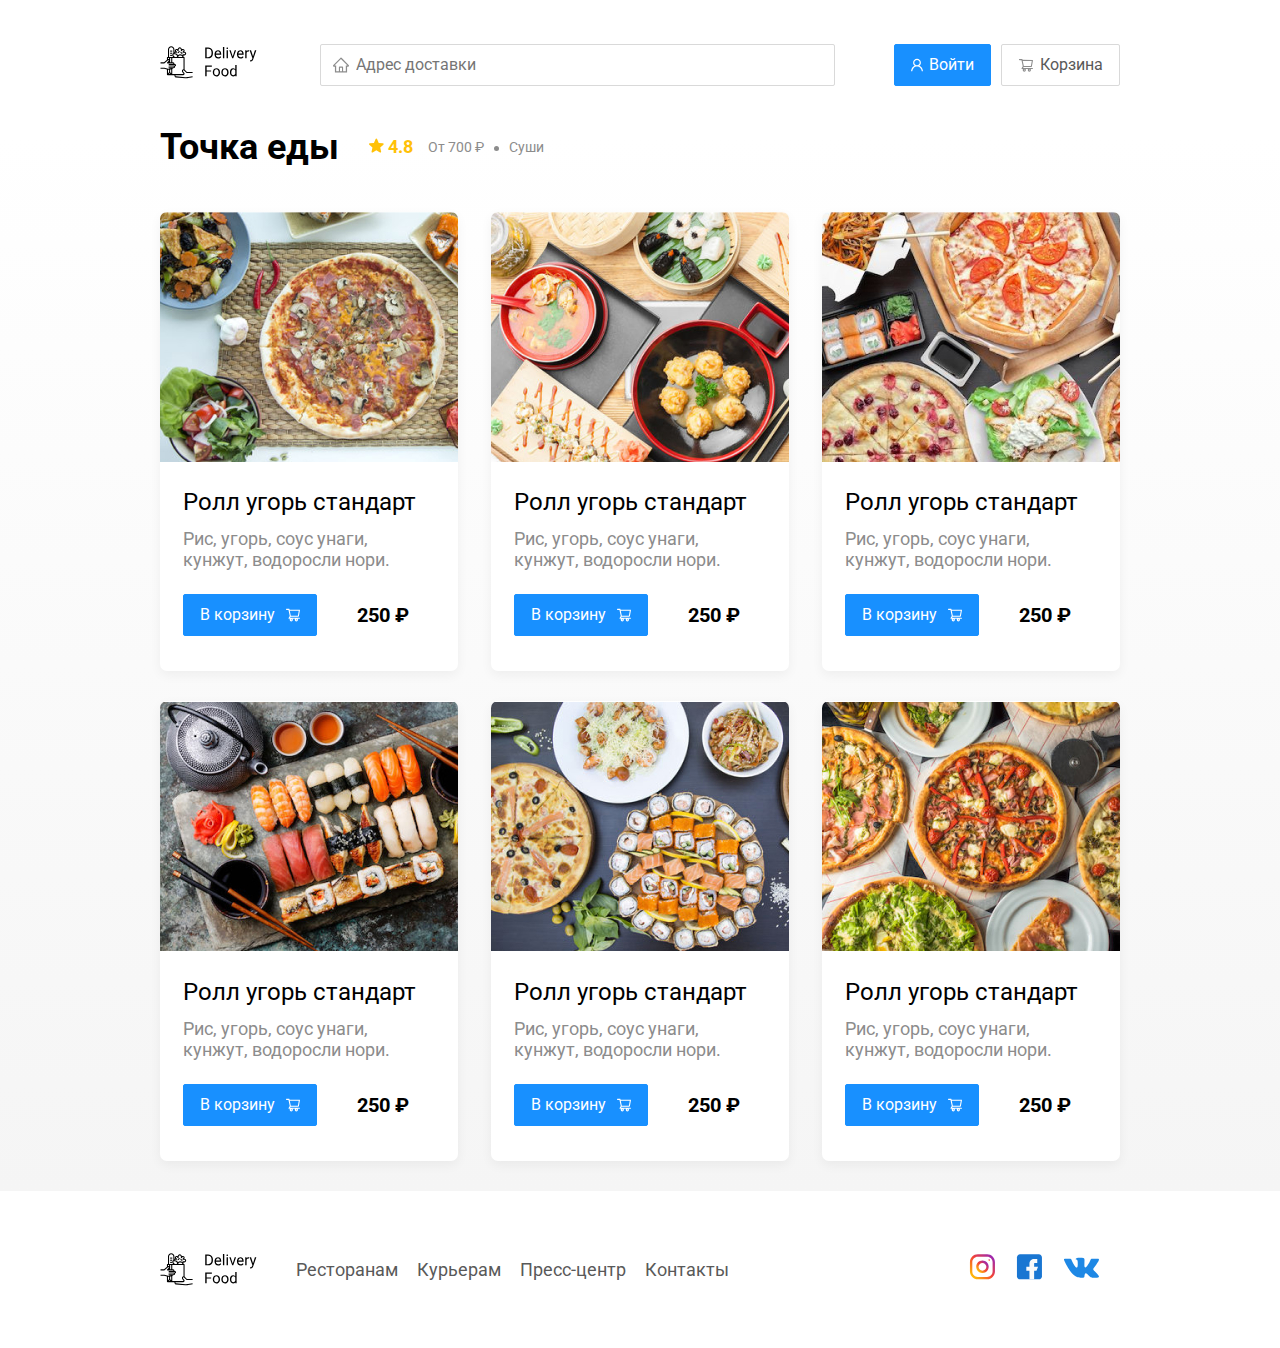
<file: tochkaedi.html>
<!DOCTYPE html>
<html lang="ru">
<head>
    <meta charset="UTF-8">
    <meta name="viewport" content="width=device-width, initial-scale=1.0">
    <title>Точка еды</title>
    <link href="https://fonts.googleapis.com/css2?family=Roboto:400,700&display=swap&subset=cyrillic" rel="stylesheet">
    <link rel="stylesheet" href="css\normalize.css">
    <link rel="stylesheet" href="./css/style.css">
</head>
<body>
    <div class="container">
        <header class="header">
            <a href="index.html" class="logo">
                <img src="img\logo.svg" alt="Logo">
            </a>
            <input type="text" class="input input-address" placeholder="Адрес доставки" />
            <div class="buttons">
                <button class="button button-primary">
                    <img src="img/user.svg" alt="user" class="button-icon">
                    <span class="button-text">Войти</span>
                </button>
                <button class="button">
                    <img src="img/shopping-cart.svg" alt="shopping-cart" class="button-icon">
                    <span class="button-text">Корзина</span>
                </button>
            </div>
        </header>
    </div>
    <!-- ./container -->
    <main class="main">
        <div class="container">
            <section class="restaurants">
                <div class="section-heading">
                    <h2 class="section-title">Точка еды</h2>
                    <div class="card-info">
                        <div class="rating">
                            <img src="./img/star.svg" alt="star" class="star"> 4.8
                        </div>
                        <div class="price">От 700 ₽</div>
                        <div class="category">Суши</div>               
                    </div>
                </div>
                <div class="cards">
                    <div class="card">
                        <img src="./img/first-image.jpg" alt="first-image" class="card-image" />
                        <div class="card-text">
                            <div class="card-heading">
                                <h3 class="card-title card-title-reg">Ролл угорь стандарт</h3>
                            </div>
                            <!-- /.card-heading -->
                            <div class="card-info">
                                <div class="ingredients">Рис, угорь, соус унаги, кунжут, водоросли нори.</div>               
                            </div>
                            <!-- /.card-info -->
                            <div class="card-buttons">
                                <button class="button button-primary">
                                    <span class="button-card-text">В корзину</span>
                                    <img src="./img/shopping-cart-white.svg" alt="shopping-cart" class="button-card-image">
                                </button>
                                <strong class="card-price-bold">250 ₽</strong>
                            </div>
                        </div>
                        <!-- /.card-text -->
                    </div>
                    <!-- /.card -->
                    <div class="card">
                        <img src="./img/second-image.jpg" alt="first-image" class="card-image" />
                        <div class="card-text">
                            <div class="card-heading">
                                <h3 class="card-title card-title-reg">Ролл угорь стандарт</h3>
                            </div>
                            <!-- /.card-heading -->
                            <div class="card-info">
                                <div class="ingredients">Рис, угорь, соус унаги, кунжут, водоросли нори.</div>               
                            </div>
                            <!-- /.card-info -->
                            <div class="card-buttons">
                                <button class="button button-primary">
                                    <span class="button-card-text">В корзину</span>
                                    <img src="./img/shopping-cart-white.svg" alt="shopping-cart" class="button-card-image">
                                </button>
                                <strong class="card-price-bold">250 ₽</strong>
                            </div>
                        </div>
                        <!-- /.card-text -->
                    </div>
                    <!-- /.card -->
                    <div class="card">
                        <img src="./img/third-image.jpg" alt="first-image" class="card-image" />
                        <div class="card-text">
                            <div class="card-heading">
                                <h3 class="card-title card-title-reg">Ролл угорь стандарт</h3>
                            </div>
                            <!-- /.card-heading -->
                            <div class="card-info">
                                <div class="ingredients">Рис, угорь, соус унаги, кунжут, водоросли нори.</div>               
                            </div>
                            <!-- /.card-info -->
                            <div class="card-buttons">
                                <button class="button button-primary">
                                    <span class="button-card-text">В корзину</span>
                                    <img src="./img/shopping-cart-white.svg" alt="shopping-cart" class="button-card-image">
                                </button>
                                <strong class="card-price-bold">250 ₽</strong>
                            </div>
                        </div>
                        <!-- /.card-text -->
                    </div>
                    <!-- /.card -->
                    <div class="card">
                        <img src="./img/fourth-image.jpg" alt="first-image" class="card-image" />
                        <div class="card-text">
                            <div class="card-heading">
                                <h3 class="card-title card-title-reg">Ролл угорь стандарт</h3>
                            </div>
                            <!-- /.card-heading -->
                            <div class="card-info">
                                <div class="ingredients">Рис, угорь, соус унаги, кунжут, водоросли нори.</div>               
                            </div>
                            <!-- /.card-info -->
                            <div class="card-buttons">
                                <button class="button button-primary">
                                    <span class="button-card-text">В корзину</span>
                                    <img src="./img/shopping-cart-white.svg" alt="shopping-cart" class="button-card-image">
                                </button>
                                <strong class="card-price-bold">250 ₽</strong>
                            </div>
                        </div>
                        <!-- /.card-text -->
                    </div>
                    <!-- /.card -->
                    <div class="card">
                        <img src="./img/fifth-image.jpg" alt="first-image" class="card-image" />
                        <div class="card-text">
                            <div class="card-heading">
                                <h3 class="card-title card-title-reg">Ролл угорь стандарт</h3>
                            </div>
                            <!-- /.card-heading -->
                            <div class="card-info">
                                <div class="ingredients">Рис, угорь, соус унаги, кунжут, водоросли нори.</div>               
                            </div>
                            <!-- /.card-info -->
                            <div class="card-buttons">
                                <button class="button button-primary">
                                    <span class="button-card-text">В корзину</span>
                                    <img src="./img/shopping-cart-white.svg" alt="shopping-cart" class="button-card-image">
                                </button>
                                <strong class="card-price-bold">250 ₽</strong>
                            </div>
                        </div>
                        <!-- /.card-text -->
                    </div>
                    <!-- /.card -->
                    <div class="card">
                        <img src="./img/sixth-image.jpg" alt="first-image" class="card-image" />
                        <div class="card-text">
                            <div class="card-heading">
                                <h3 class="card-title card-title-reg">Ролл угорь стандарт</h3>
                            </div>
                            <!-- /.card-heading -->
                            <div class="card-info">
                                <div class="ingredients">Рис, угорь, соус унаги, кунжут, водоросли нори.</div>               
                            </div>
                            <!-- /.card-info -->
                            <div class="card-buttons">
                                <button class="button button-primary">
                                    <span class="button-card-text">В корзину</span>
                                    <img src="./img/shopping-cart-white.svg" alt="shopping-cart" class="button-card-image">
                                </button>
                                <strong class="card-price-bold">250 ₽</strong>
                            </div>
                        </div>
                        <!-- /.card-text -->
                    </div>
                    <!-- /.card -->
                </div>
                <!-- /.cards -->
            </section>
        </div>
        <!-- /.container -->
    </main>
    <footer class="footer">
        <div class="container">
            <div class="footer-block">
                <img src="./img/logo.svg" alt="logo" class="logo footer-logo">
                <nav class="footer-nav">
                    <a href="#" class="footer-link">Ресторанам</a>
                    <a href="#" class="footer-link">Курьерам</a>
                    <a href="#" class="footer-link">Пресс-центр</a>
                    <a href="#" class="footer-link">Контакты</a>
                </nav>
                <div class="social-links">
                    <a href="" class="social-link"><img src="./img/Group 1.svg" alt="insta"></a>
                    <a href="" class="social-link"><img src="./img/Group 2.svg" alt="fb"></a>
                    <a href="" class="social-link"><img src="./img/Group 3.svg" alt="vk"></a>
                </div>
            </div>
        </div>
    </footer>
</body>
</html>
</file>
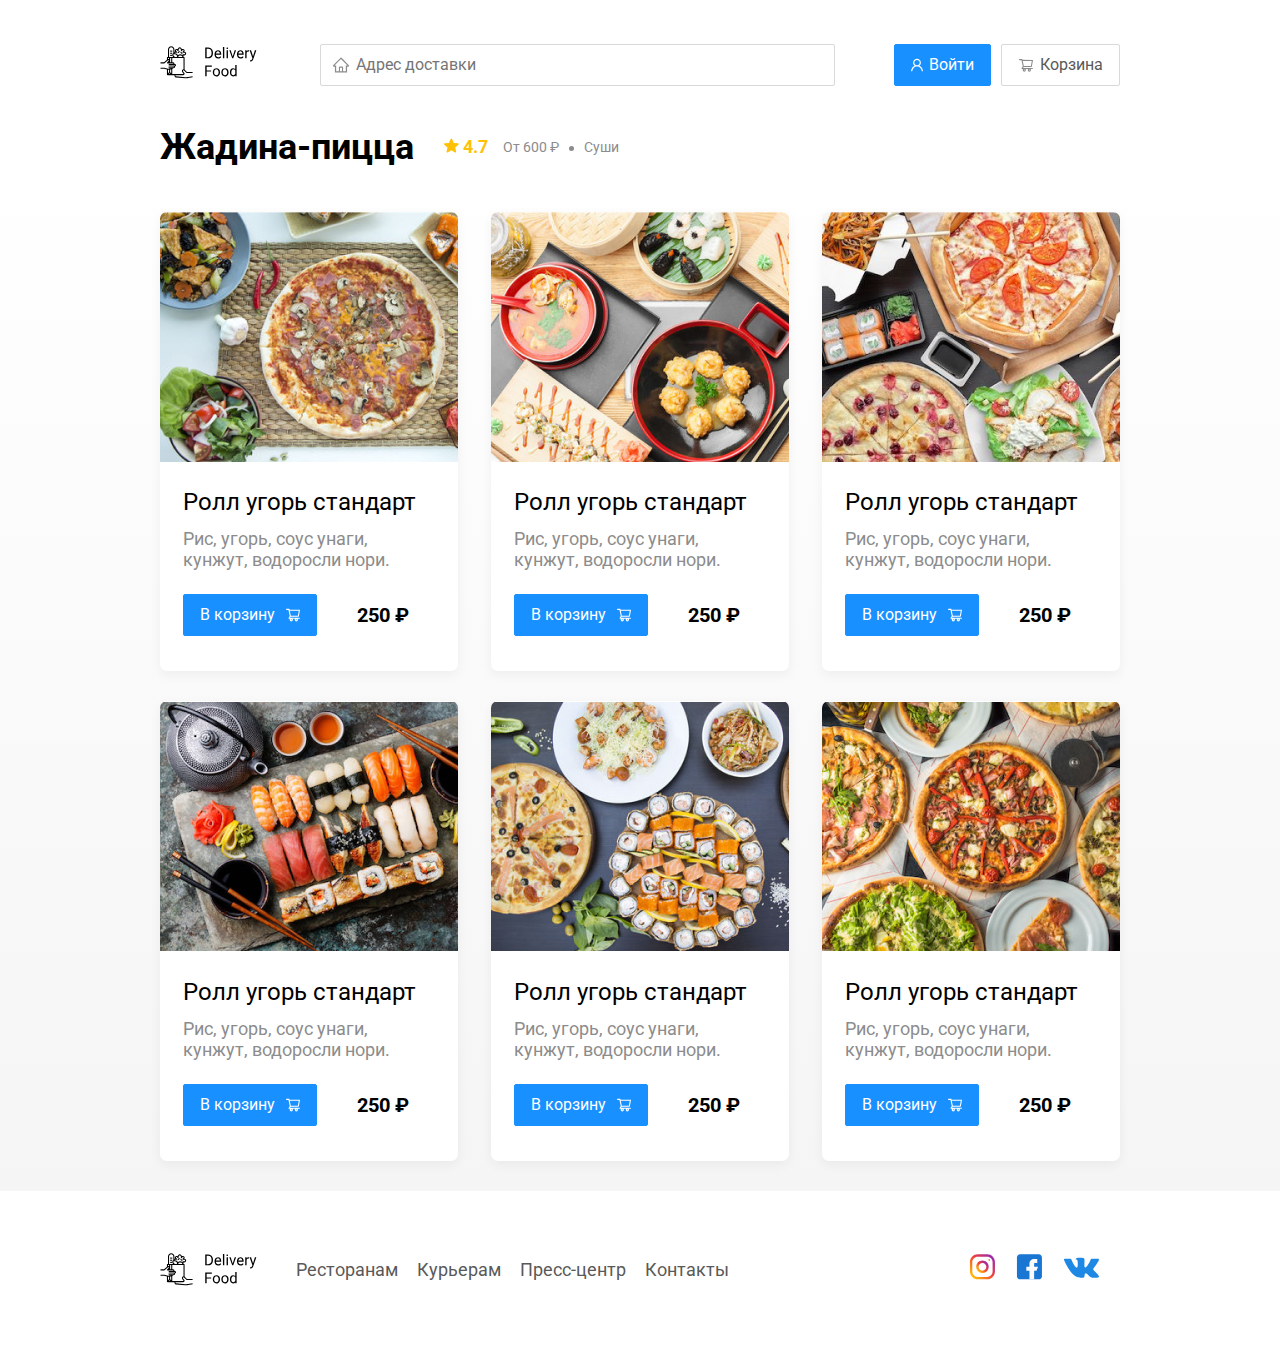
<file: zhadinapizza.html>
<!DOCTYPE html>
<html lang="ru">
<head>
    <meta charset="UTF-8">
    <meta name="viewport" content="width=device-width, initial-scale=1.0">
    <title>Жадина-пицца</title>
    <link href="https://fonts.googleapis.com/css2?family=Roboto:400,700&display=swap&subset=cyrillic" rel="stylesheet">
    <link rel="stylesheet" href="css\normalize.css">
    <link rel="stylesheet" href="./css/style.css">
</head>
<body>
    <div class="container">
        <header class="header">
            <a href="index.html" class="logo">
                <img src="img\logo.svg" alt="Logo">
            </a>
            <input type="text" class="input input-address" placeholder="Адрес доставки" />
            <div class="buttons">
                <button class="button button-primary">
                    <img src="img/user.svg" alt="user" class="button-icon">
                    <span class="button-text">Войти</span>
                </button>
                <button class="button">
                    <img src="img/shopping-cart.svg" alt="shopping-cart" class="button-icon">
                    <span class="button-text">Корзина</span>
                </button>
            </div>
        </header>
    </div>
    <!-- ./container -->
    <main class="main">
        <div class="container">
            <section class="restaurants">
                <div class="section-heading">
                    <h2 class="section-title">Жадина-пицца</h2>
                    <div class="card-info">
                        <div class="rating">
                            <img src="./img/star.svg" alt="star" class="star"> 4.7
                        </div>
                        <div class="price">От 600 ₽</div>
                        <div class="category">Суши</div>               
                    </div>
                </div>
                <div class="cards">
                    <div class="card">
                        <img src="./img/first-image.jpg" alt="first-image" class="card-image" />
                        <div class="card-text">
                            <div class="card-heading">
                                <h3 class="card-title card-title-reg">Ролл угорь стандарт</h3>
                            </div>
                            <!-- /.card-heading -->
                            <div class="card-info">
                                <div class="ingredients">Рис, угорь, соус унаги, кунжут, водоросли нори.</div>               
                            </div>
                            <!-- /.card-info -->
                            <div class="card-buttons">
                                <button class="button button-primary">
                                    <span class="button-card-text">В корзину</span>
                                    <img src="./img/shopping-cart-white.svg" alt="shopping-cart" class="button-card-image">
                                </button>
                                <strong class="card-price-bold">250 ₽</strong>
                            </div>
                        </div>
                        <!-- /.card-text -->
                    </div>
                    <!-- /.card -->
                    <div class="card">
                        <img src="./img/second-image.jpg" alt="first-image" class="card-image" />
                        <div class="card-text">
                            <div class="card-heading">
                                <h3 class="card-title card-title-reg">Ролл угорь стандарт</h3>
                            </div>
                            <!-- /.card-heading -->
                            <div class="card-info">
                                <div class="ingredients">Рис, угорь, соус унаги, кунжут, водоросли нори.</div>               
                            </div>
                            <!-- /.card-info -->
                            <div class="card-buttons">
                                <button class="button button-primary">
                                    <span class="button-card-text">В корзину</span>
                                    <img src="./img/shopping-cart-white.svg" alt="shopping-cart" class="button-card-image">
                                </button>
                                <strong class="card-price-bold">250 ₽</strong>
                            </div>
                        </div>
                        <!-- /.card-text -->
                    </div>
                    <!-- /.card -->
                    <div class="card">
                        <img src="./img/third-image.jpg" alt="first-image" class="card-image" />
                        <div class="card-text">
                            <div class="card-heading">
                                <h3 class="card-title card-title-reg">Ролл угорь стандарт</h3>
                            </div>
                            <!-- /.card-heading -->
                            <div class="card-info">
                                <div class="ingredients">Рис, угорь, соус унаги, кунжут, водоросли нори.</div>               
                            </div>
                            <!-- /.card-info -->
                            <div class="card-buttons">
                                <button class="button button-primary">
                                    <span class="button-card-text">В корзину</span>
                                    <img src="./img/shopping-cart-white.svg" alt="shopping-cart" class="button-card-image">
                                </button>
                                <strong class="card-price-bold">250 ₽</strong>
                            </div>
                        </div>
                        <!-- /.card-text -->
                    </div>
                    <!-- /.card -->
                    <div class="card">
                        <img src="./img/fourth-image.jpg" alt="first-image" class="card-image" />
                        <div class="card-text">
                            <div class="card-heading">
                                <h3 class="card-title card-title-reg">Ролл угорь стандарт</h3>
                            </div>
                            <!-- /.card-heading -->
                            <div class="card-info">
                                <div class="ingredients">Рис, угорь, соус унаги, кунжут, водоросли нори.</div>               
                            </div>
                            <!-- /.card-info -->
                            <div class="card-buttons">
                                <button class="button button-primary">
                                    <span class="button-card-text">В корзину</span>
                                    <img src="./img/shopping-cart-white.svg" alt="shopping-cart" class="button-card-image">
                                </button>
                                <strong class="card-price-bold">250 ₽</strong>
                            </div>
                        </div>
                        <!-- /.card-text -->
                    </div>
                    <!-- /.card -->
                    <div class="card">
                        <img src="./img/fifth-image.jpg" alt="first-image" class="card-image" />
                        <div class="card-text">
                            <div class="card-heading">
                                <h3 class="card-title card-title-reg">Ролл угорь стандарт</h3>
                            </div>
                            <!-- /.card-heading -->
                            <div class="card-info">
                                <div class="ingredients">Рис, угорь, соус унаги, кунжут, водоросли нори.</div>               
                            </div>
                            <!-- /.card-info -->
                            <div class="card-buttons">
                                <button class="button button-primary">
                                    <span class="button-card-text">В корзину</span>
                                    <img src="./img/shopping-cart-white.svg" alt="shopping-cart" class="button-card-image">
                                </button>
                                <strong class="card-price-bold">250 ₽</strong>
                            </div>
                        </div>
                        <!-- /.card-text -->
                    </div>
                    <!-- /.card -->
                    <div class="card">
                        <img src="./img/sixth-image.jpg" alt="first-image" class="card-image" />
                        <div class="card-text">
                            <div class="card-heading">
                                <h3 class="card-title card-title-reg">Ролл угорь стандарт</h3>
                            </div>
                            <!-- /.card-heading -->
                            <div class="card-info">
                                <div class="ingredients">Рис, угорь, соус унаги, кунжут, водоросли нори.</div>               
                            </div>
                            <!-- /.card-info -->
                            <div class="card-buttons">
                                <button class="button button-primary">
                                    <span class="button-card-text">В корзину</span>
                                    <img src="./img/shopping-cart-white.svg" alt="shopping-cart" class="button-card-image">
                                </button>
                                <strong class="card-price-bold">250 ₽</strong>
                            </div>
                        </div>
                        <!-- /.card-text -->
                    </div>
                    <!-- /.card -->
                </div>
                <!-- /.cards -->
            </section>
        </div>
        <!-- /.container -->
    </main>
    <footer class="footer">
        <div class="container">
            <div class="footer-block">
                <img src="./img/logo.svg" alt="logo" class="logo footer-logo">
                <nav class="footer-nav">
                    <a href="#" class="footer-link">Ресторанам</a>
                    <a href="#" class="footer-link">Курьерам</a>
                    <a href="#" class="footer-link">Пресс-центр</a>
                    <a href="#" class="footer-link">Контакты</a>
                </nav>
                <div class="social-links">
                    <a href="" class="social-link"><img src="./img/Group 1.svg" alt="insta"></a>
                    <a href="" class="social-link"><img src="./img/Group 2.svg" alt="fb"></a>
                    <a href="" class="social-link"><img src="./img/Group 3.svg" alt="vk"></a>
                </div>
            </div>
        </div>
    </footer>
</body>
</html>
</file>
<file: css/style.css>
html {
    box-sizing: border-box;
}
*, *:after, *:before {
    box-sizing: inherit;
}
body {
    font-family: 'Roboto', sans-serif;
    padding-top: 44px;
}
.container {
    max-width: 1200px;
    margin: auto;
}
.header {
    display: flex;
    align-items: center;
    justify-content: space-between;
    margin-bottom: 40px;
}
.input {
    background: #FFFFFF;
    border-radius: 2px;
    border: 1px solid #D9D9D9;
    box-sizing: border-box;
    font-size: 16px;
    line-height: 24px;
    padding: 8px;
    padding-left: 35px;
    background-repeat: no-repeat;
    background-position: left 11px center;
}
.input-address {
    flex: 0.8;  
    background-image: url(../img/home.svg);
}
.input-search {
    width: 306px;
    background-image: url(../img/search.svg);
    margin-left: auto;
}
.buttons {
    display: flex;
    align-items: center;
}
button {
    display: flex;
    align-items: center;
    padding: 8px 16px;
    background: #FFFFFF;
    border: 1px solid #D9D9D9;
    box-sizing: border-box;
    box-shadow: 0px 0px 2px rgba(0, 0, 0, 0.0015);
    border-radius: 2px;
    color: #595959;
    font-size: 16px;
    line-height: 24px;
}
.button-primary {
    background: #1890FF;
    border: 1px solid #1890FF;
    color: #FFFFFF;
    margin-right: 10px;
}
.button-icon {
    margin-right: 6px;
}
.button-card-text {
    margin-right: 10px;
}
.promo-title {
    font-style: normal;
    font-weight: bold;
    font-size: 39px;
    line-height: 46px;
    color: #302C34;
}
.promo {
    box-shadow: 0px 7px 12px rgba(158, 158, 163, 0.1);
    background: #FFF1B8 url(../img/promo-image.jpeg) no-repeat top right -136px / 900px;
    border-radius: 10px;  
    padding: 68px 70px;
    margin-bottom: 56px;
}
.promo-text {
    font-style: normal;
    font-weight: normal;
    font-size: 24px;
    line-height: 28px;
    color: #302C34
}
.main {
    background: linear-gradient(180deg, rgba(245, 245, 245, 0) 1.04%, #F5F5F5 100%);
}
.section-heading {
    display: flex;
    align-items: center;
    margin-bottom: 44px;
}
.section-title {
    font-style: normal;
    font-weight: bold;
    font-size: 36px;
    line-height: 42px;
    color: #000000;
    margin: 0;
    margin-right: 30px;
}
.cards {
    display: flex;
    justify-content: space-between;
    flex-wrap: wrap;
    align-items: flex-start;
}
.card {
    background: #FFFFFF;
    box-shadow: 0px 4px 12px rgba(0, 0, 0, 0.05);
    border-radius: 7px;
    overflow: hidden;
    margin-bottom: 30px;
    flex-basis: 31%;
    text-decoration: none;
}
.card-image {
    width: 384px;
    height: 250px;
    object-fit: cover;
}
.card-text {
    padding-top: 20px;
    padding-bottom: 35px;
    padding-left: 23px;
    padding-right: 23px;
}
.card-heading {
    display: flex;
    align-items: center;
    justify-content: space-between;
}
.card-title {
    font-style: normal;
    font-weight: bold;
    font-size: 24px;
    line-height: 32px;
    color: #000000;
    margin: 0;
}
.card-title-reg {
    font-weight: 400;
}
.card-tag {
    font-style: normal;
    font-weight: normal;
    font-size: 12px;
    line-height: 20px;
    background: #262626;
    border-radius: 2px;
    color: #FFFFFF;
    padding: 1px 8px;
}
.card-info {
    display: flex;
    align-items: center;
    flex-wrap: wrap;
}
.card-price-bold {
    font-weight: bold;
    font-size: 20px;
    line-height: 32px;
    margin-left: 30px;
}
.card-buttons {
    display: flex;
    align-items: center;
    margin-top: 24px;
}
.rating {
    font-style: normal;
    font-weight: bold;
    font-size: 18px;
    line-height: 32px;
    color: #FFC107;
    margin-right: 26px;
}
.price,
.category {
    font-style: normal;
    font-weight: normal;
    font-size: 18px;
    line-height: 32px;
    color: #8C8C8C;
}
.price {
    margin-right: 10px;
}
.ingredients {
    font-style: normal;
    font-weight: normal;
    font-size: 18px;
    line-height: 21px;
    color: #8C8C8C;
    margin-top: 10px;
}
.category {
    text-overflow: ellipsis;
    overflow: hidden;
    white-space: nowrap;
    max-width: 150px;
}
.price:after {
    content: "";
    width: 5px;
    height: 5px;
    background-color: #8C8C8C;
    display: inline-block;
    vertical-align: middle;
    border-radius: 50%;
    margin-left: 10px;
}
.footer {
    padding: 60px 0;
}
.footer-block {
    display: flex;
    align-items: center;
    justify-content: space-between;
}
.footer-nav {
    margin-left: 35px;
    margin-right: auto;
}
.footer-link {
    display: inline-block;
    color: #595959;
    text-decoration: none;
    font-style: normal;
    font-weight: normal;
    font-size: 18px;
    line-height: 21px;
}
.footer-link:not(:last-child) {
    margin-right: 15px;
}
.social-links {
    display: flex;
    align-items: center;
}
.social-link {
    margin-right: 21px;
}
.modal {
    position: fixed;
    left: 0;
    top: 0;
    width: 100%;
    height: 100%;
    background: rgba(0, 0, 0, 0.4);
    display: none;
}
.is-open {
    display: flex;
}
.modal-dialog {
    max-width: 780px;
    width: 95%;
    background: #FFFFFF;
    border-radius: 5px;
    margin: auto;
    padding: 40px 45px;
}
.modal-title {
    margin: 0;
    font-style: normal;
    font-weight: bold;
    font-size: 36px;
    line-height: 42px;
}
.modal-header {
    display: flex;
    align-items: center;
    justify-content: space-between;
    margin-bottom: 45px;
}
.close {
    font-size: 36px;
    border: none;
    background-color: transparent;
}
.food-row {
    display: flex;
    align-items: center;
    justify-content: space-between;
    padding-bottom: 8px;
    border-bottom: 1px solid #d9d9d9;
    margin-bottom: 15px;
}
.food-counter {
    display: flex;
    align-items: center;
}
.food-name {
    font-weight: normal;
    font-size: 18px;
    line-height: 32px;
}
.food-price {
    margin-left: auto;
    margin-right: 47px;
    font-weight: bold;
    font-size: 20px;
    line-height: 32px;
}
.counter-button {
    display: flex;
    align-items: center;
    justify-content: center;
    width: 39px;
    height: 32px;
    background: #FFFFFF;
    border: 1px solid #40A9FF;
    box-sizing: border-box;
    border-radius: 2px;
    font-weight: normal;
    font-size: 14px;
    line-height: 22px;
    padding-bottom: 30px;
    color: #40A9FF;
}
.counter {
    font-size: 16px;
    line-height: 24px;
    margin-left: 10px;
    margin-right: 10px;
}
.modal-footer {
    display: flex;
    align-items: center;
    justify-content: space-between;
}
.modal-body {
    margin-bottom: 52px;
}
.footer-buttons {
    display: flex;
    align-items: center;
}
.modal-pricetag {
    background: #262626;
    border-radius: 5px;
    color: #FFFFFF;
    padding: 15px 20px;
    font-size: 20px;
    line-height: 23px;
}


@media (max-width: 1366px) {
    .container {
        max-width: 960px;
    }
    .promo {
        background-size: 750px;
        background-position: center right -300px;
    }
    .rating {
        margin-right: 15px;

    }
    .category, 
    .price {
        font-size: 14px;
    }
}
@media (max-width: 992px) {
    .container {
        max-width: 750px;
    }
    .promo {
        padding: 50px;
        background-size: 500px;
        background-position: center right -250px;
    }
    .promo-text {
        font-size: 18px;
        max-width: 400px;
    }
    .card {
        flex-basis: 49%;
    }
    .footer-link {
        font-size: 16px;
    }
}
@media (max-width: 768px) {
    .container {
        max-width: 560px;
    }
    .card .rating {
        flex-basis: 100%;
    }
    .card-info {
        flex-wrap: wrap;
    }
    .card-title {
        font-size: 18px;
    }
    .promo {
        background-size: 400px;
        background-position: bottom 50px right -200px;
    }
    .promo-title {
        font-size: 24px;
        line-height: 1.4;
    }
    .promo-text {
        margin-top: 0;
    }
    .header {
        flex-wrap: wrap;
    }
    .input-address {
        order: 5;
        margin-top: 15px;
        flex: 1;
    }
}
@media (max-width: 578px) {
    .container {
        width: 90%;
    }
    .header {
        flex-wrap: wrap;
    }
    .input-address {
        order: 5;
        margin-top: 15px;
        flex: 1;
    }
    .promo {
        background-image: none;
    }
    .promo-title {
        margin-bottom: 10px;
    }
    .section-title {
        font-size: 20px;
    }
    .card {
        flex-basis: 100%;
    }
    .card-image {
        width: 100%;
    }
    .footer {
        padding: 30px 0;
    }
    .footer-nav {
        margin-left: 0;
        margin-right: 0;
        order: 0;
        display: flex;
        flex-direction: column;
    }
    .footer-block {
        align-items: flex-start;
    }
    .footer-logo {
        margin-right: 15px;
        order: 1;
    }
    .social-links {
        order: 2;
    }
}
@media (max-width: 480px) {
    .button-text {
        display: none;
    }
    .button {
        min-height: 40px;
    }
    .button-icon {
        margin: 0;
    }
    .promo {
        padding: 20px;
    }
    .section-heading {
        flex-wrap: wrap;
    }
    .footer-block {
        flex-wrap: wrap;
        flex-direction: column;
        align-items: center;
    }
    .footer-logo {
        order: 0;
        margin-bottom: 20px;
    }
    .footer-nav {
        margin-bottom: 20px;
        text-align: center;
    }
    .footer-link:not(:last-child) {
        margin-right: 0;
    }
}
</file>
